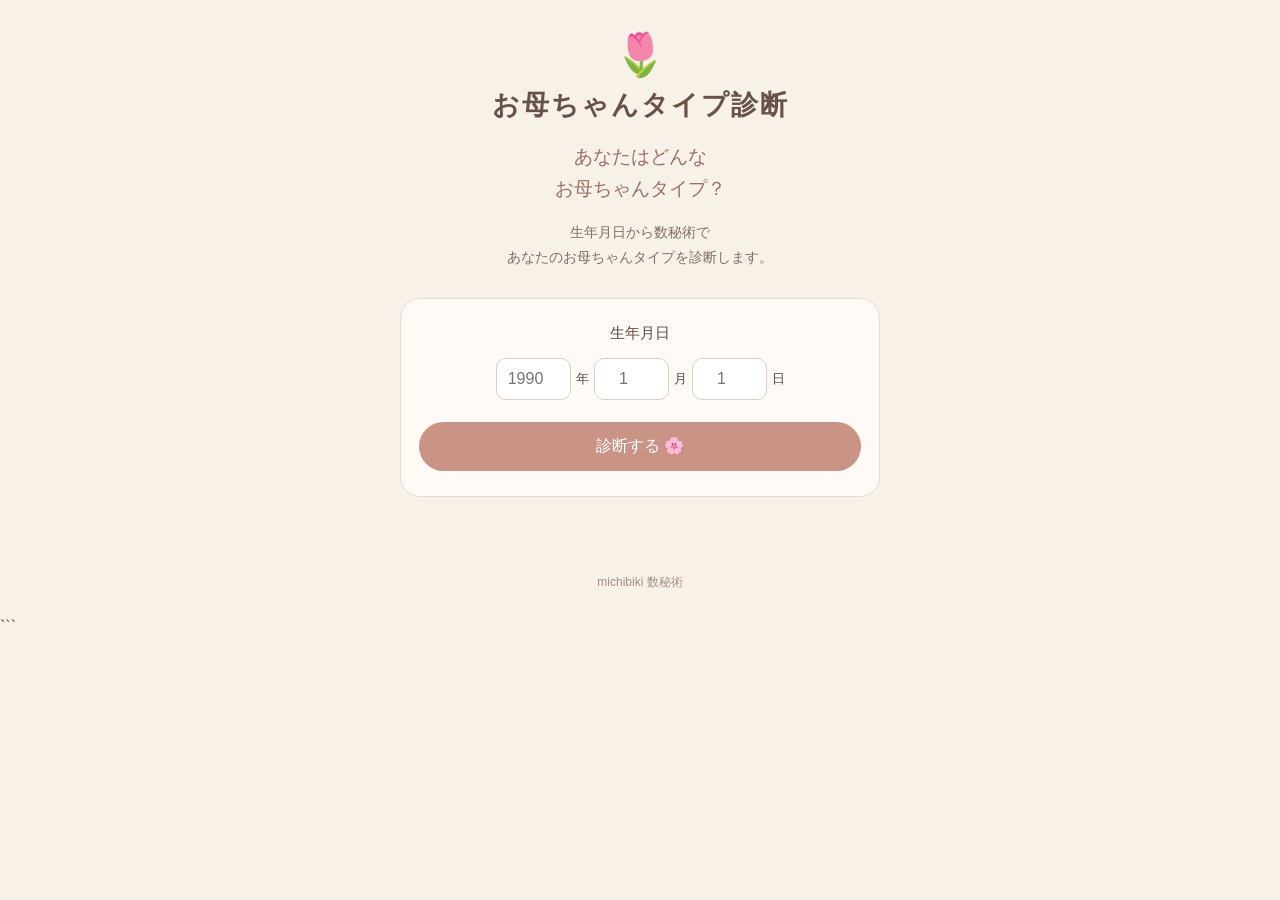
<file: index.html>
<!DOCTYPE html>
<html lang="ja">
<head>
  <meta charset="UTF-8">
  <meta name="viewport" content="width=device-width, initial-scale=1.0">

  <title>お母ちゃんタイプ診断</title>

  <link rel="stylesheet" href="style.css">
</head>

<body>

  <main class="container">

    <section class="intro">
      <div class="flower">🌷</div>

      <h1>お母ちゃんタイプ診断</h1>

      <p class="subtitle">
        あなたはどんな<br>
        お母ちゃんタイプ？
      </p>

      <p class="description">
        生年月日から数秘術で<br>
        あなたのお母ちゃんタイプを診断します。
      </p>

      <div class="birth-box">

        <label>生年月日</label>

        <div class="date-input">
          <input type="number" id="year" placeholder="1990">
          <span>年</span>

          <input type="number" id="month" placeholder="1">
          <span>月</span>

          <input type="number" id="day" placeholder="1">
          <span>日</span>
        </div>

        <button onclick="diagnose()">
          診断する 🌸
        </button>

      </div>
    </section>


    <!-- 結果 -->
    <section id="result" class="result hidden">

      <p class="result-label">
        あなたのお母ちゃんタイプは…
      </p>

      <div class="result-card">

        <div id="resultIcon" class="result-icon">
          🌸
        </div>

        <h2 id="typeName">
          愛情たっぷり母ちゃん
        </h2>

        <p id="typeNumber" class="number">
          数秘 6
        </p>

        <p id="typeDescription"></p>

        <div class="detail">

          <h3>💗 お母ちゃんとして</h3>
          <p id="motherText"></p>

          <h3>🌷 子どもへの接し方</h3>
          <p id="childText"></p>

          <h3>😂 怒ったとき</h3>
          <p id="angryText"></p>

          <h3>✨ あなたの魅力</h3>
          <p id="charmText"></p>

        </div>

      </div>

      <button class="again" onclick="resetDiagnosis()">
        もう一度診断する
      </button>


      <!-- Naoプロフィール -->
      <div class="profile">

        <h2>🔮 Nao</h2>

        <p>
          千葉県在住、1児の母。<br>
          数秘術や四柱推命などを通して、<br>
          自分らしく生きるための<br>
          きっかけをお届けしています🍀
        </p>

        <a
          href="https://uminomichi.my.canva.site/dahn6u3pnui"
          target="_blank"
          rel="noopener noreferrer"
          class="official-button"
        >
          公式サイトはこちら
        </a>

      </div>

    </section>

  </main>


  <footer>
    <p>michibiki 数秘術</p>
  </footer>


  <script src="script.js"></script>

</body>
</html>
```
</file>
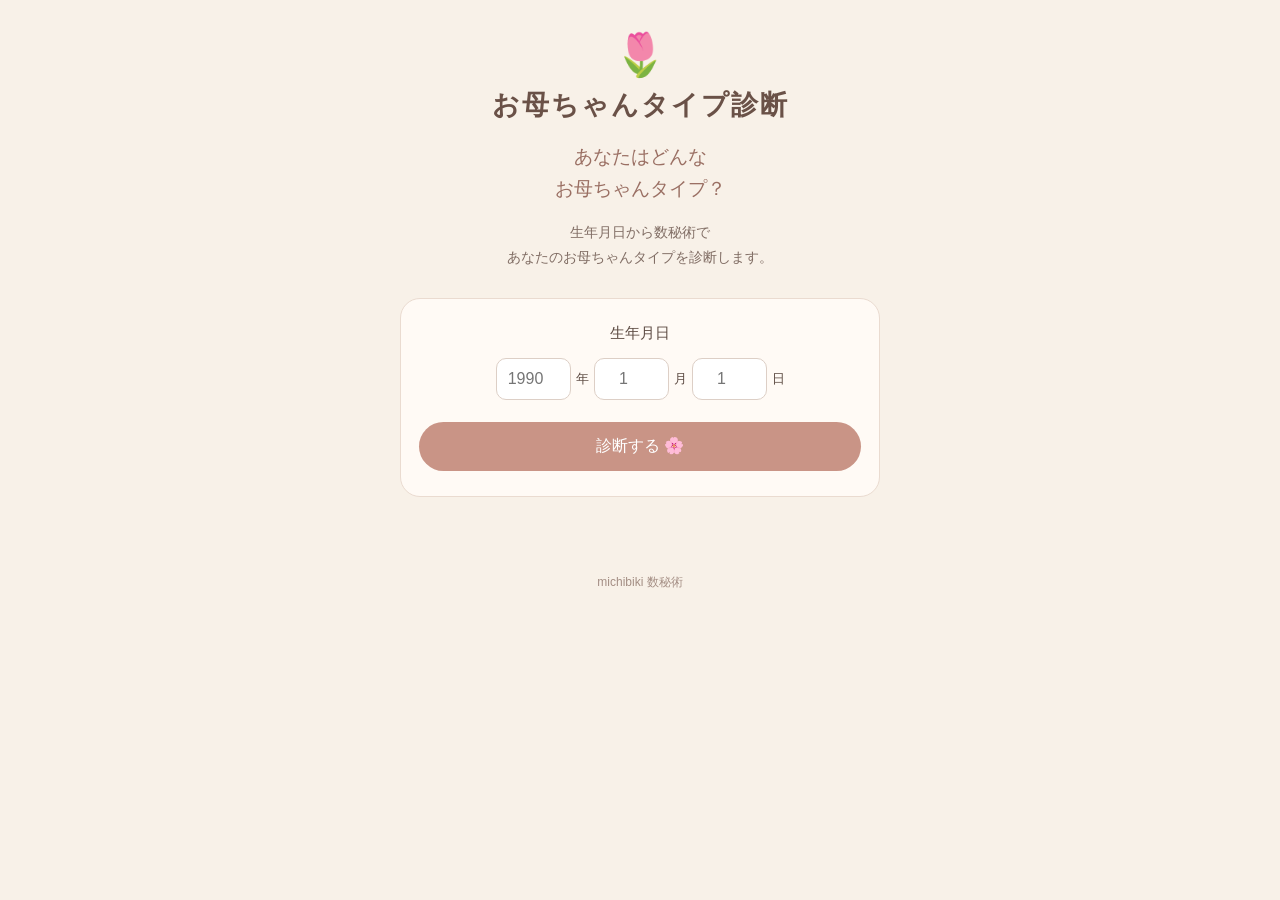
<file: index/index.html>
<!DOCTYPE html>
<html lang="ja">
<head>
  <meta charset="UTF-8">
  <meta name="viewport" content="width=device-width, initial-scale=1.0">

  <title>お母ちゃんタイプ診断</title>

  <link rel="stylesheet" href="style.css">
</head>

<body>

  <main class="container">

    <section class="intro">
      <div class="flower">🌷</div>

      <h1>お母ちゃんタイプ診断</h1>

      <p class="subtitle">
        あなたはどんな<br>
        お母ちゃんタイプ？
      </p>

      <p class="description">
        生年月日から数秘術で<br>
        あなたのお母ちゃんタイプを診断します。
      </p>

      <div class="birth-box">

        <label>生年月日</label>

        <div class="date-input">
          <input type="number" id="year" placeholder="1990">
          <span>年</span>

          <input type="number" id="month" placeholder="1">
          <span>月</span>

          <input type="number" id="day" placeholder="1">
          <span>日</span>
        </div>

        <button onclick="diagnose()">
          診断する 🌸
        </button>

      </div>
    </section>


    <!-- 結果 -->
    <section id="result" class="result hidden">

      <p class="result-label">
        あなたのお母ちゃんタイプは…
      </p>

      <div class="result-card">

        <div id="resultIcon" class="result-icon">
          🌸
        </div>

        <h2 id="typeName">
          愛情たっぷり母ちゃん
        </h2>

        <p id="typeNumber" class="number">
          数秘 6
        </p>

        <p id="typeDescription"></p>

        <div class="detail">

          <h3>💗 お母ちゃんとして</h3>
          <p id="motherText"></p>

          <h3>🌷 子どもへの接し方</h3>
          <p id="childText"></p>

          <h3>😂 怒ったとき</h3>
          <p id="angryText"></p>

          <h3>✨ あなたの魅力</h3>
          <p id="charmText"></p>

        </div>

      </div>

      <button class="again" onclick="resetDiagnosis()">
        もう一度診断する
      </button>

    </section>

  </main>


  <footer>
    <p>michibiki 数秘術</p>
  </footer>


  <script src="script.js"></script>

</body>
</html>
</file>
<file: style.css>
* {
  box-sizing: border-box;
}

body {
  margin: 0;
  background: #f8f1e8;
  color: #5d4b43;
  font-family:
    -apple-system,
    BlinkMacSystemFont,
    "Hiragino Kaku Gothic ProN",
    "Yu Gothic",
    sans-serif;
}

.container {
  width: 100%;
  max-width: 520px;
  margin: 0 auto;
  padding: 30px 20px 50px;
}


/* タイトル部分 */

.intro {
  text-align: center;
}

.flower {
  font-size: 42px;
  margin-bottom: 8px;
}

h1 {
  margin: 0;
  font-size: 27px;
  font-weight: 600;
  letter-spacing: 2px;
  color: #6a5147;
}

.subtitle {
  margin: 18px 0 10px;
  font-size: 19px;
  line-height: 1.7;
  color: #9a6f63;
}

.description {
  font-size: 14px;
  line-height: 1.8;
  color: #806d64;
}


/* 入力部分 */

.birth-box {
  background: #fffaf5;
  margin-top: 28px;
  padding: 25px 18px;
  border-radius: 20px;
  border: 1px solid #eadbd0;
}

.birth-box label {
  display: block;
  font-size: 15px;
  margin-bottom: 15px;
}

.date-input {
  display: flex;
  justify-content: center;
  align-items: center;
  gap: 5px;
}

.date-input input {
  width: 75px;
  padding: 11px 5px;
  border: 1px solid #ddcfc6;
  border-radius: 10px;
  background: white;
  text-align: center;
  font-size: 16px;
  color: #5d4b43;
}

.date-input span {
  font-size: 13px;
}

button {
  width: 100%;
  margin-top: 22px;
  padding: 14px;
  border: none;
  border-radius: 30px;
  background: #c99486;
  color: white;
  font-size: 16px;
  cursor: pointer;
}

button:hover {
  opacity: 0.85;
}


/* 結果 */

.result {
  text-align: center;
  margin-top: 20px;
}

.result-label {
  font-size: 14px;
  color: #806d64;
}

.result-card {
  margin-top: 15px;
  padding: 28px 22px;
  background: #fffaf5;
  border-radius: 22px;
  border: 1px solid #eadbd0;
  text-align: left;
}

.result-icon {
  text-align: center;
  font-size: 45px;
}

.result-card h2 {
  text-align: center;
  margin: 12px 0 5px;
  font-size: 23px;
  color: #76574d;
}

.number {
  text-align: center;
  margin: 0 0 22px;
  font-size: 13px;
  color: #b58b7e;
}

.result-card > p {
  line-height: 1.9;
  font-size: 14px;
}


/* 詳細 */

.detail {
  margin-top: 25px;
}

.detail h3 {
  margin-top: 23px;
  margin-bottom: 7px;
  font-size: 15px;
  color: #8a6258;
}

.detail p {
  margin: 0;
  font-size: 14px;
  line-height: 1.8;
  color: #665750;
}


/* もう一度 */

.again {
  background: transparent;
  color: #9a6f63;
  border: 1px solid #c99486;
}

.hidden {
  display: none;
}


/* フッター */

footer {
  text-align: center;
  padding: 15px;
  color: #a48e84;
  font-size: 12px;
}


/* スマホ */

@media (max-width: 400px) {

  .container {
    padding-left: 15px;
    padding-right: 15px;
  }

  h1 {
    font-size: 24px;
  }

  .date-input input {
    width: 65px;
  }

}
/* =========================
   Naoプロフィール
========================= */

.profile {
  margin: 35px auto 20px;
  padding: 25px 20px;
  max-width: 500px;
  background: rgba(255, 255, 255, 0.75);
  border-radius: 20px;
  text-align: center;
  border: 1px solid #eadbd0;
}

.profile h2 {
  margin: 0 0 15px;
  font-size: 20px;
  color: #6b5848;
}

.profile p {
  margin: 0 0 20px;
  line-height: 1.9;
  font-size: 14px;
  color: #6b5848;
}


/* =========================
   公式サイトボタン
========================= */

.official-button {
  display: inline-block;
  padding: 12px 28px;
  background: #ffffff;
  color: #6b5848;
  text-decoration: none;
  border: 1px solid #d8c8b8;
  border-radius: 30px;
  font-size: 14px;
  font-weight: bold;
  transition: 0.3s;
}

.official-button:hover {
  background: #f7eee7;
  transform: translateY(-2px);
}
</file>
<file: index/style.css>
* {
  box-sizing: border-box;
}

body {
  margin: 0;
  background: #f8f1e8;
  color: #5d4b43;
  font-family:
    -apple-system,
    BlinkMacSystemFont,
    "Hiragino Kaku Gothic ProN",
    "Yu Gothic",
    sans-serif;
}

.container {
  width: 100%;
  max-width: 520px;
  margin: 0 auto;
  padding: 30px 20px 50px;
}


/* タイトル部分 */

.intro {
  text-align: center;
}

.flower {
  font-size: 42px;
  margin-bottom: 8px;
}

h1 {
  margin: 0;
  font-size: 27px;
  font-weight: 600;
  letter-spacing: 2px;
  color: #6a5147;
}

.subtitle {
  margin: 18px 0 10px;
  font-size: 19px;
  line-height: 1.7;
  color: #9a6f63;
}

.description {
  font-size: 14px;
  line-height: 1.8;
  color: #806d64;
}


/* 入力部分 */

.birth-box {
  background: #fffaf5;
  margin-top: 28px;
  padding: 25px 18px;
  border-radius: 20px;
  border: 1px solid #eadbd0;
}

.birth-box label {
  display: block;
  font-size: 15px;
  margin-bottom: 15px;
}

.date-input {
  display: flex;
  justify-content: center;
  align-items: center;
  gap: 5px;
}

.date-input input {
  width: 75px;
  padding: 11px 5px;
  border: 1px solid #ddcfc6;
  border-radius: 10px;
  background: white;
  text-align: center;
  font-size: 16px;
  color: #5d4b43;
}

.date-input span {
  font-size: 13px;
}

button {
  width: 100%;
  margin-top: 22px;
  padding: 14px;
  border: none;
  border-radius: 30px;
  background: #c99486;
  color: white;
  font-size: 16px;
  cursor: pointer;
}

button:hover {
  opacity: 0.85;
}


/* 結果 */

.result {
  text-align: center;
  margin-top: 20px;
}

.result-label {
  font-size: 14px;
  color: #806d64;
}

.result-card {
  margin-top: 15px;
  padding: 28px 22px;
  background: #fffaf5;
  border-radius: 22px;
  border: 1px solid #eadbd0;
  text-align: left;
}

.result-icon {
  text-align: center;
  font-size: 45px;
}

.result-card h2 {
  text-align: center;
  margin: 12px 0 5px;
  font-size: 23px;
  color: #76574d;
}

.number {
  text-align: center;
  margin: 0 0 22px;
  font-size: 13px;
  color: #b58b7e;
}

.result-card > p {
  line-height: 1.9;
  font-size: 14px;
}


/* 詳細 */

.detail {
  margin-top: 25px;
}

.detail h3 {
  margin-top: 23px;
  margin-bottom: 7px;
  font-size: 15px;
  color: #8a6258;
}

.detail p {
  margin: 0;
  font-size: 14px;
  line-height: 1.8;
  color: #665750;
}


/* もう一度 */

.again {
  background: transparent;
  color: #9a6f63;
  border: 1px solid #c99486;
}

.hidden {
  display: none;
}


/* フッター */

footer {
  text-align: center;
  padding: 15px;
  color: #a48e84;
  font-size: 12px;
}


/* スマホ */

@media (max-width: 400px) {

  .container {
    padding-left: 15px;
    padding-right: 15px;
  }

  h1 {
    font-size: 24px;
  }

  .date-input input {
    width: 65px;
  }

}
</file>
